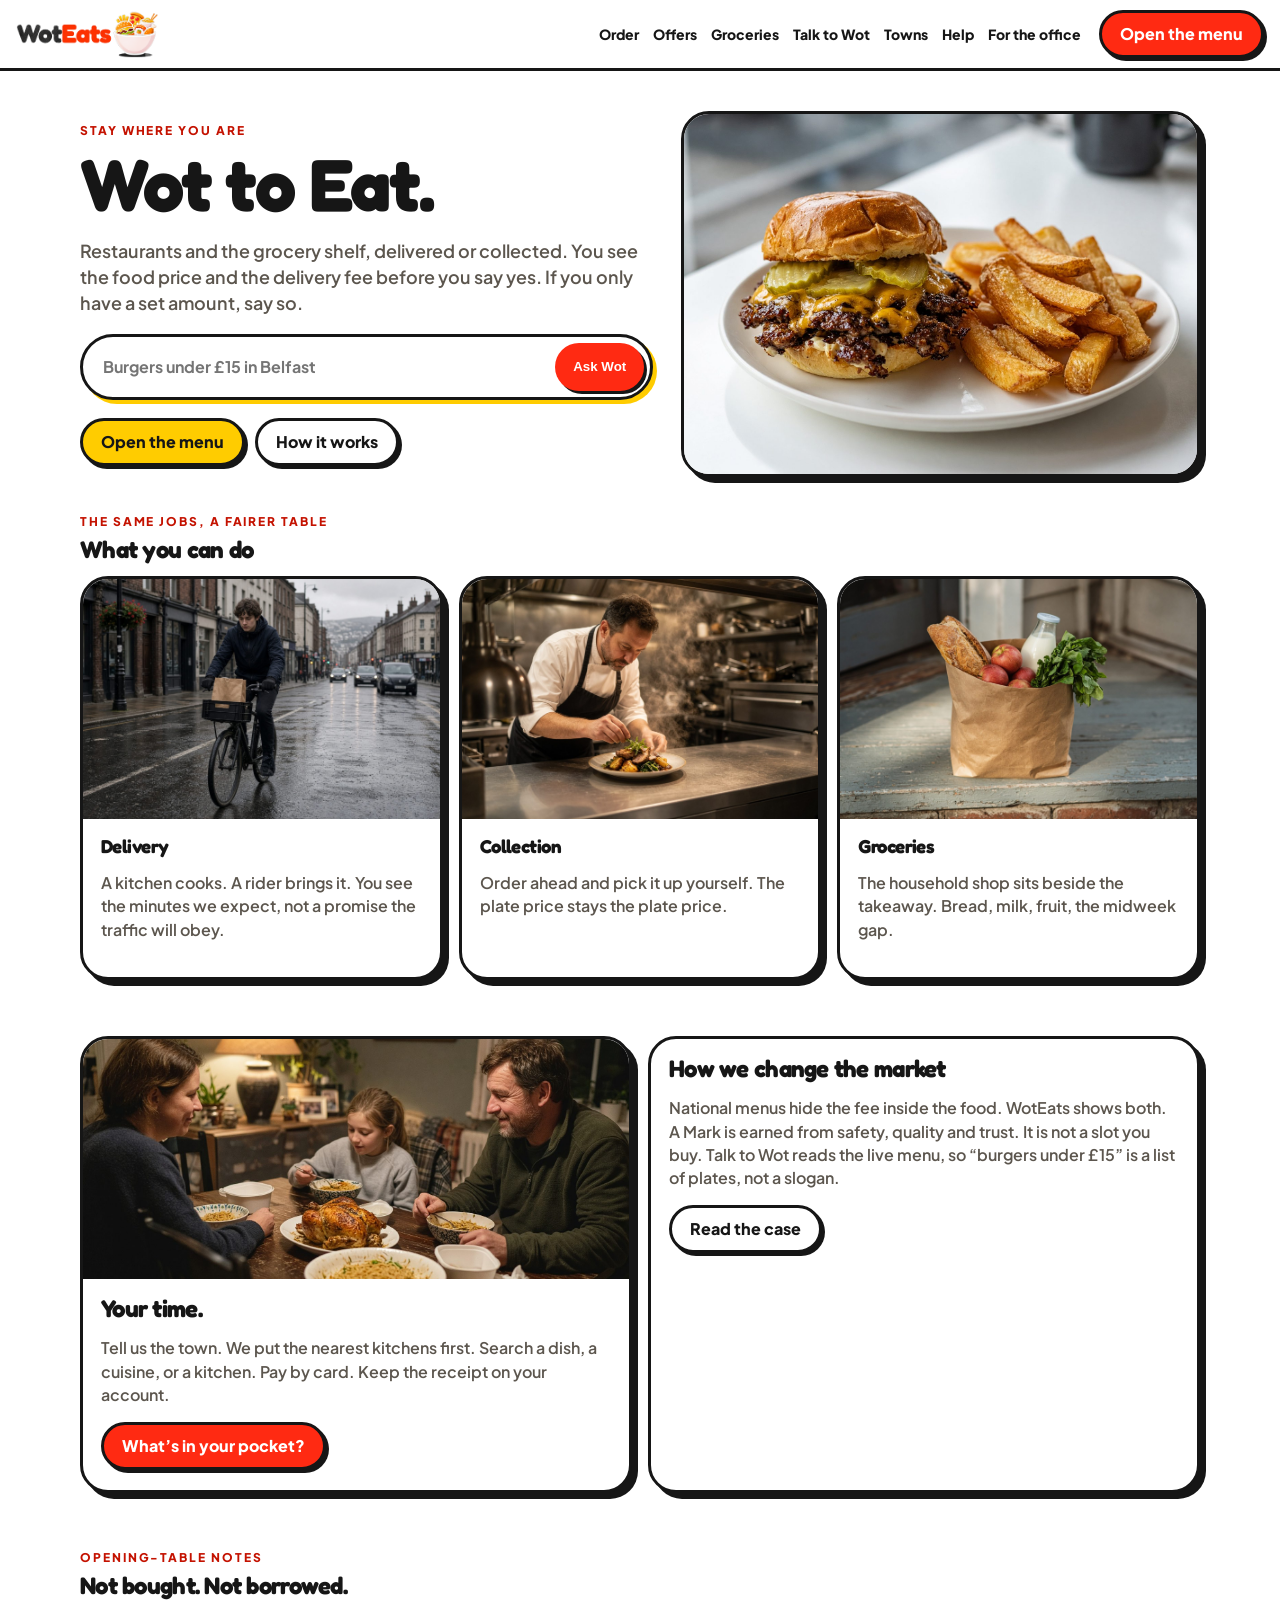
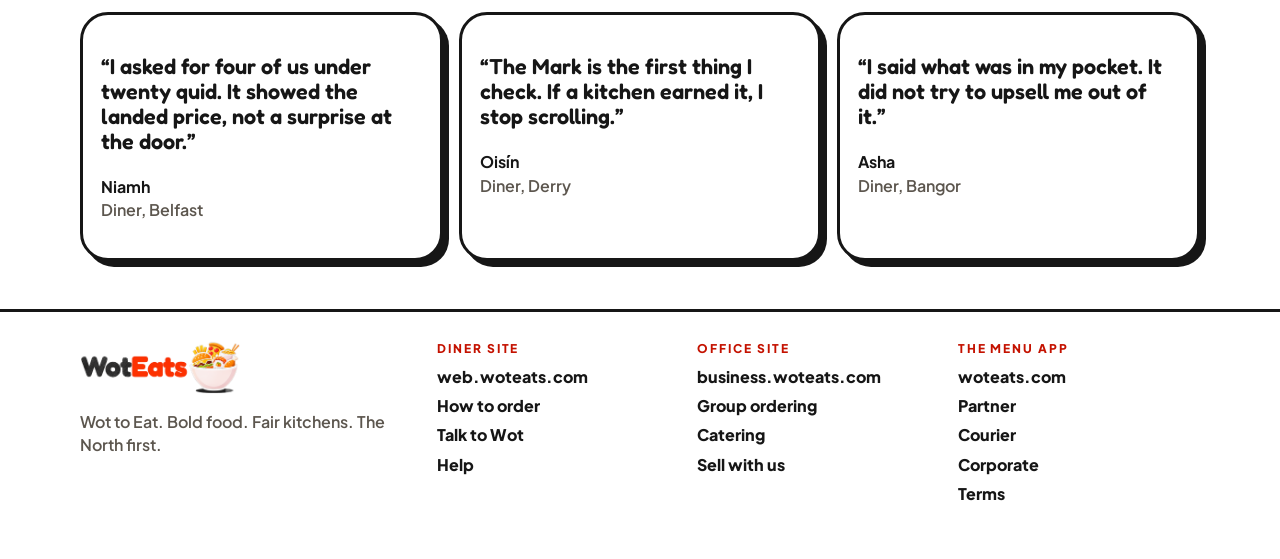
<file: index.html>
<!doctype html>
<html lang="en-GB">
<head>
<meta charset="utf-8">
<meta name="viewport" content="width=device-width, initial-scale=1">
<title>Wot to Eat — WotEats</title>
<meta name="description" content="Order delivery or collection from independent kitchens in Northern Ireland. Landed prices, a pocket check, and Talk to Wot.">
<link rel="icon" href="img/favicon.png">
<link rel="preconnect" href="https://fonts.googleapis.com">
<link href="https://fonts.googleapis.com/css2?family=Fredoka:wght@600;700&family=Plus+Jakarta+Sans:wght@500;600;700;800&display=swap" rel="stylesheet">
<link rel="stylesheet" href="styles.css">
</head>
<body>
<header class="bar">
  <a href="https://web.woteats.com" aria-label="WotEats home"><img src="img/logo.png" alt="WotEats"></a>
  <nav>
    <a href="order.html">Order</a><a href="offers.html">Offers</a><a href="groceries.html">Groceries</a><a href="wot.html">Talk to Wot</a><a href="towns.html">Towns</a><a href="help.html">Help</a>
    <a href="https://business.woteats.com">For the office</a>
  </nav>
  <a class="btn" href="https://woteats.com">Open the menu</a>
</header>
<main class="wrap">

<section class="hero">
  <div>
    <p class="kicker">Stay where you are</p>
    <h1>Wot to Eat.</h1>
    <p class="lede">Restaurants and the grocery shelf, delivered or collected. You see the food price and the delivery fee before you say yes. If you only have a set amount, say so.</p>
    <form class="search" action="https://woteats.com/companion" method="get">
      <input name="q" placeholder="Burgers under £15 in Belfast" aria-label="Ask Wot">
      <button class="btn" type="submit">Ask Wot</button>
    </form>
    <div class="row">
      <a class="btn yolk" href="https://woteats.com">Open the menu</a>
      <a class="btn ghost" href="order.html">How it works</a>
    </div>
  </div>
  <div class="card"><img class="photo" style="height:360px" src="img/burger.jpg" alt="A burger and chips on a white table"></div>
</section>
<section>
  <p class="kicker">The same jobs, a fairer table</p>
  <h2>What you can do</h2>
  <div style="height:14px"></div>
  <div class="grid3"><article class="card"><img class="photo" src="img/courier.jpg" alt=""><div class="pad"><h3>Delivery</h3><p class="muted">A kitchen cooks. A rider brings it. You see the minutes we expect, not a promise the traffic will obey.</p></div></article><article class="card"><img class="photo" src="img/kitchen.jpg" alt=""><div class="pad"><h3>Collection</h3><p class="muted">Order ahead and pick it up yourself. The plate price stays the plate price.</p></div></article><article class="card"><img class="photo" src="img/grocery.jpg" alt=""><div class="pad"><h3>Groceries</h3><p class="muted">The household shop sits beside the takeaway. Bread, milk, fruit, the midweek gap.</p></div></article></div>
</section>
<section>
  <div class="grid2">
    <article class="card"><img class="photo" src="img/family.jpg" alt="A family table with takeaway bowls"><div class="pad"><h2>Your time.</h2><p class="muted">Tell us the town. We put the nearest kitchens first. Search a dish, a cuisine, or a kitchen. Pay by card. Keep the receipt on your account.</p><a class="btn" href="https://woteats.com/pocket">What’s in your pocket?</a></div></article>
    <article class="card"><div class="pad"><h2>How we change the market</h2><p class="muted">National menus hide the fee inside the food. WotEats shows both. A Mark is earned from safety, quality and trust. It is not a slot you buy. Talk to Wot reads the live menu, so “burgers under £15” is a list of plates, not a slogan.</p><a class="btn ghost" href="market.html">Read the case</a></div></article>
  </div>
</section>
<section>
  <p class="kicker">Opening-table notes</p>
  <h2>Not bought. Not borrowed.</h2>
  <div style="height:14px"></div>
  <div class="grid3"><article class="card"><div class="pad"><p class="quote">“I asked for four of us under twenty quid. It showed the landed price, not a surprise at the door.”</p><p><strong>Niamh</strong><br><span class="muted">Diner, Belfast</span></p></div></article><article class="card"><div class="pad"><p class="quote">“The Mark is the first thing I check. If a kitchen earned it, I stop scrolling.”</p><p><strong>Oisín</strong><br><span class="muted">Diner, Derry</span></p></div></article><article class="card"><div class="pad"><p class="quote">“I said what was in my pocket. It did not try to upsell me out of it.”</p><p><strong>Asha</strong><br><span class="muted">Diner, Bangor</span></p></div></article></div>
</section>

</main>
<footer>
  <div class="wrap foot">
    <div>
      <img src="img/logo.png" alt="" style="height:54px">
      <p class="muted">Wot to Eat. Bold food. Fair kitchens. The North first.</p>
    </div>
    <div>
      <p class="kicker">Diner site</p>
      <a href="https://web.woteats.com">web.woteats.com</a>
      <a href="https://web.woteats.com/order.html">How to order</a>
      <a href="https://web.woteats.com/wot.html">Talk to Wot</a>
      <a href="https://web.woteats.com/help.html">Help</a>
    </div>
    <div>
      <p class="kicker">Office site</p>
      <a href="https://business.woteats.com">business.woteats.com</a>
      <a href="https://business.woteats.com/group.html">Group ordering</a>
      <a href="https://business.woteats.com/catering.html">Catering</a>
      <a href="https://business.woteats.com/kitchens.html">Sell with us</a>
    </div>
    <div>
      <p class="kicker">The menu app</p>
      <a href="https://woteats.com">woteats.com</a>
      <a href="https://business.woteats.com/kitchens.html#apply">Partner</a>
      <a href="https://business.woteats.com/riders.html#apply">Courier</a>
      <a href="https://business.woteats.com/group.html#apply">Corporate</a>
      <a href="https://woteats.com/terms">Terms</a>
    </div>
  </div>
</footer>
</body>
</html>
</file>
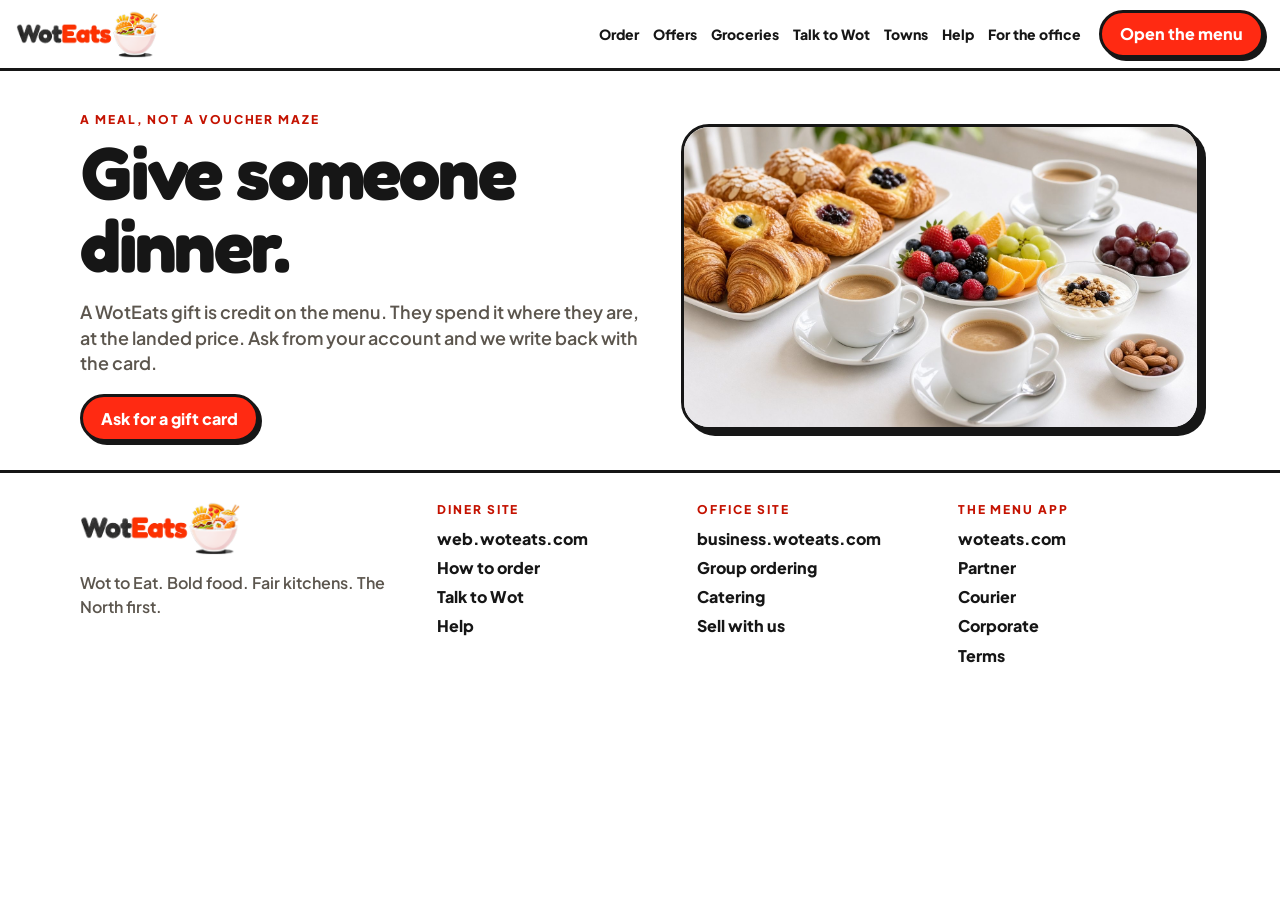
<file: gift.html>
<!doctype html>
<html lang="en-GB">
<head>
<meta charset="utf-8">
<meta name="viewport" content="width=device-width, initial-scale=1">
<title>Gift cards — WotEats</title>
<meta name="description" content="Put a meal on someone else’s table. Gift cards are requested from the menu account.">
<link rel="icon" href="img/favicon.png">
<link rel="preconnect" href="https://fonts.googleapis.com">
<link href="https://fonts.googleapis.com/css2?family=Fredoka:wght@600;700&family=Plus+Jakarta+Sans:wght@500;600;700;800&display=swap" rel="stylesheet">
<link rel="stylesheet" href="styles.css">
</head>
<body>
<header class="bar">
  <a href="https://web.woteats.com" aria-label="WotEats home"><img src="img/logo.png" alt="WotEats"></a>
  <nav>
    <a href="order.html">Order</a><a href="offers.html">Offers</a><a href="groceries.html">Groceries</a><a href="wot.html">Talk to Wot</a><a href="towns.html">Towns</a><a href="help.html">Help</a>
    <a href="https://business.woteats.com">For the office</a>
  </nav>
  <a class="btn" href="https://woteats.com">Open the menu</a>
</header>
<main class="wrap">

<section class="hero">
  <div>
    <p class="kicker">A meal, not a voucher maze</p>
    <h1>Give someone dinner.</h1>
    <p class="lede">A WotEats gift is credit on the menu. They spend it where they are, at the landed price. Ask from your account and we write back with the card.</p>
    <a class="btn" href="https://woteats.com/companion?q=I%20want%20a%20gift%20card">Ask for a gift card</a>
  </div>
  <div class="card"><img class="photo" style="height:300px" src="img/breakfast.jpg" alt="A breakfast spread"></div>
</section>

</main>
<footer>
  <div class="wrap foot">
    <div>
      <img src="img/logo.png" alt="" style="height:54px">
      <p class="muted">Wot to Eat. Bold food. Fair kitchens. The North first.</p>
    </div>
    <div>
      <p class="kicker">Diner site</p>
      <a href="https://web.woteats.com">web.woteats.com</a>
      <a href="https://web.woteats.com/order.html">How to order</a>
      <a href="https://web.woteats.com/wot.html">Talk to Wot</a>
      <a href="https://web.woteats.com/help.html">Help</a>
    </div>
    <div>
      <p class="kicker">Office site</p>
      <a href="https://business.woteats.com">business.woteats.com</a>
      <a href="https://business.woteats.com/group.html">Group ordering</a>
      <a href="https://business.woteats.com/catering.html">Catering</a>
      <a href="https://business.woteats.com/kitchens.html">Sell with us</a>
    </div>
    <div>
      <p class="kicker">The menu app</p>
      <a href="https://woteats.com">woteats.com</a>
      <a href="https://business.woteats.com/kitchens.html#apply">Partner</a>
      <a href="https://business.woteats.com/riders.html#apply">Courier</a>
      <a href="https://business.woteats.com/group.html#apply">Corporate</a>
      <a href="https://woteats.com/terms">Terms</a>
    </div>
  </div>
</footer>
</body>
</html>
</file>
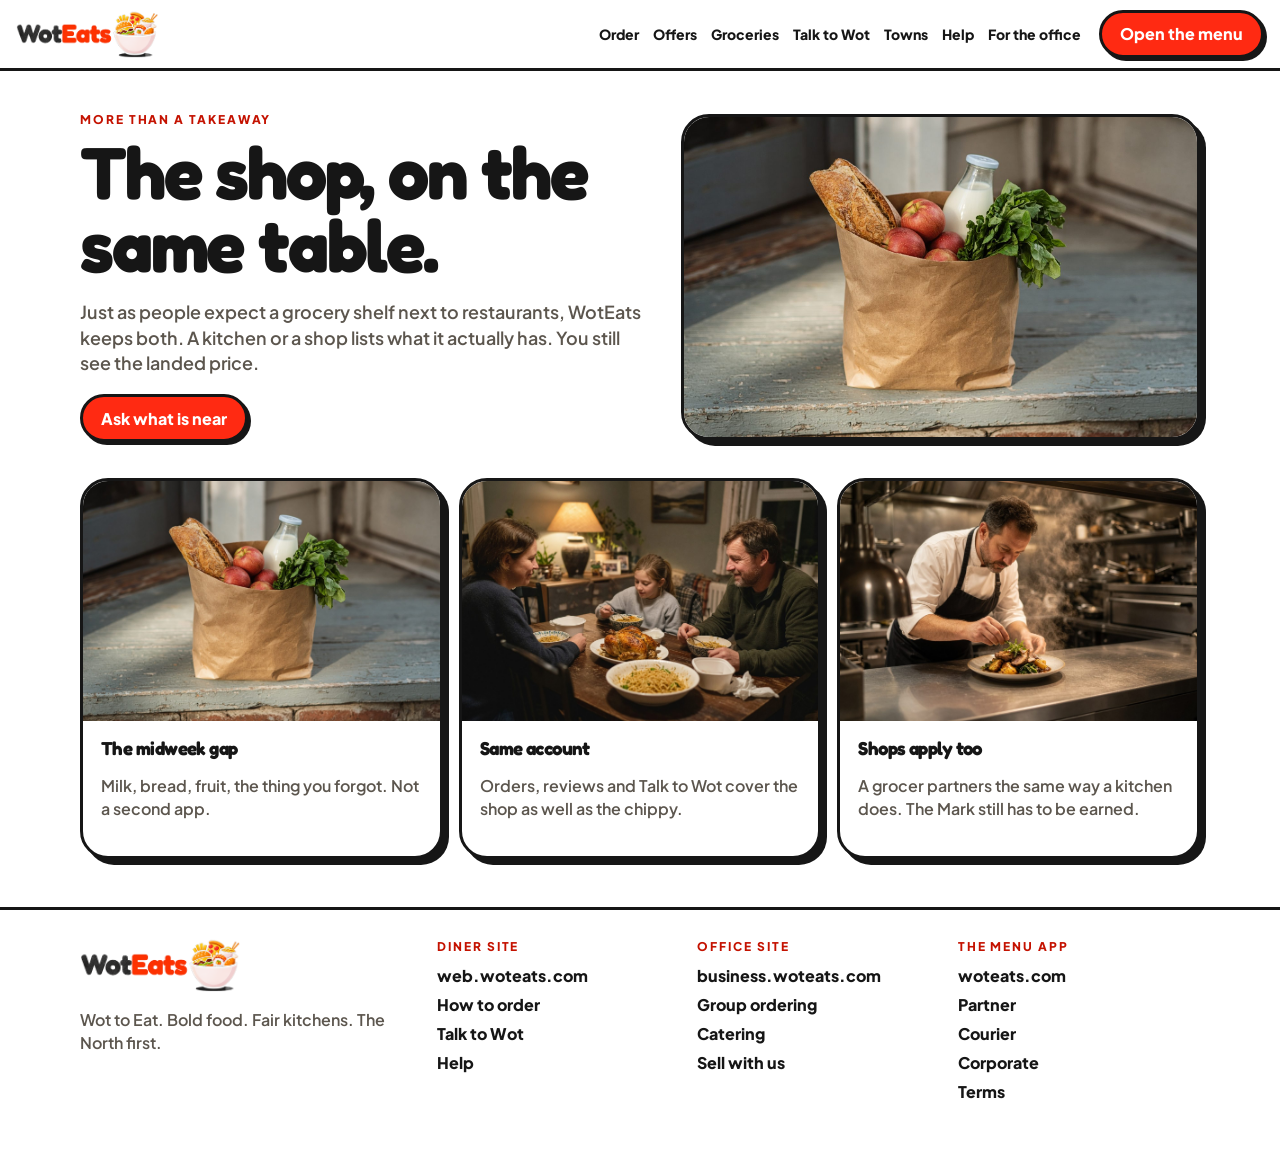
<file: groceries.html>
<!doctype html>
<html lang="en-GB">
<head>
<meta charset="utf-8">
<meta name="viewport" content="width=device-width, initial-scale=1">
<title>Groceries — WotEats</title>
<meta name="description" content="The household shop beside the takeaway. Bread, milk, fruit and the midweek gap.">
<link rel="icon" href="img/favicon.png">
<link rel="preconnect" href="https://fonts.googleapis.com">
<link href="https://fonts.googleapis.com/css2?family=Fredoka:wght@600;700&family=Plus+Jakarta+Sans:wght@500;600;700;800&display=swap" rel="stylesheet">
<link rel="stylesheet" href="styles.css">
</head>
<body>
<header class="bar">
  <a href="https://web.woteats.com" aria-label="WotEats home"><img src="img/logo.png" alt="WotEats"></a>
  <nav>
    <a href="order.html">Order</a><a href="offers.html">Offers</a><a href="groceries.html">Groceries</a><a href="wot.html">Talk to Wot</a><a href="towns.html">Towns</a><a href="help.html">Help</a>
    <a href="https://business.woteats.com">For the office</a>
  </nav>
  <a class="btn" href="https://woteats.com">Open the menu</a>
</header>
<main class="wrap">

<section class="hero">
  <div>
    <p class="kicker">More than a takeaway</p>
    <h1>The shop, on the same table.</h1>
    <p class="lede">Just as people expect a grocery shelf next to restaurants, WotEats keeps both. A kitchen or a shop lists what it actually has. You still see the landed price.</p>
    <div class="row"><a class="btn" href="https://woteats.com/companion?q=groceries+near+me">Ask what is near</a></div>
  </div>
  <div class="card"><img class="photo" style="height:320px" src="img/grocery.jpg" alt="A grocery bag on a doorstep"></div>
</section>
<section>
  <div class="grid3"><article class="card"><img class="photo" src="img/grocery.jpg" alt=""><div class="pad"><h3>The midweek gap</h3><p class="muted">Milk, bread, fruit, the thing you forgot. Not a second app.</p></div></article><article class="card"><img class="photo" src="img/family.jpg" alt=""><div class="pad"><h3>Same account</h3><p class="muted">Orders, reviews and Talk to Wot cover the shop as well as the chippy.</p></div></article><article class="card"><img class="photo" src="img/kitchen.jpg" alt=""><div class="pad"><h3>Shops apply too</h3><p class="muted">A grocer partners the same way a kitchen does. The Mark still has to be earned.</p></div></article></div>
</section>

</main>
<footer>
  <div class="wrap foot">
    <div>
      <img src="img/logo.png" alt="" style="height:54px">
      <p class="muted">Wot to Eat. Bold food. Fair kitchens. The North first.</p>
    </div>
    <div>
      <p class="kicker">Diner site</p>
      <a href="https://web.woteats.com">web.woteats.com</a>
      <a href="https://web.woteats.com/order.html">How to order</a>
      <a href="https://web.woteats.com/wot.html">Talk to Wot</a>
      <a href="https://web.woteats.com/help.html">Help</a>
    </div>
    <div>
      <p class="kicker">Office site</p>
      <a href="https://business.woteats.com">business.woteats.com</a>
      <a href="https://business.woteats.com/group.html">Group ordering</a>
      <a href="https://business.woteats.com/catering.html">Catering</a>
      <a href="https://business.woteats.com/kitchens.html">Sell with us</a>
    </div>
    <div>
      <p class="kicker">The menu app</p>
      <a href="https://woteats.com">woteats.com</a>
      <a href="https://business.woteats.com/kitchens.html#apply">Partner</a>
      <a href="https://business.woteats.com/riders.html#apply">Courier</a>
      <a href="https://business.woteats.com/group.html#apply">Corporate</a>
      <a href="https://woteats.com/terms">Terms</a>
    </div>
  </div>
</footer>
</body>
</html>
</file>
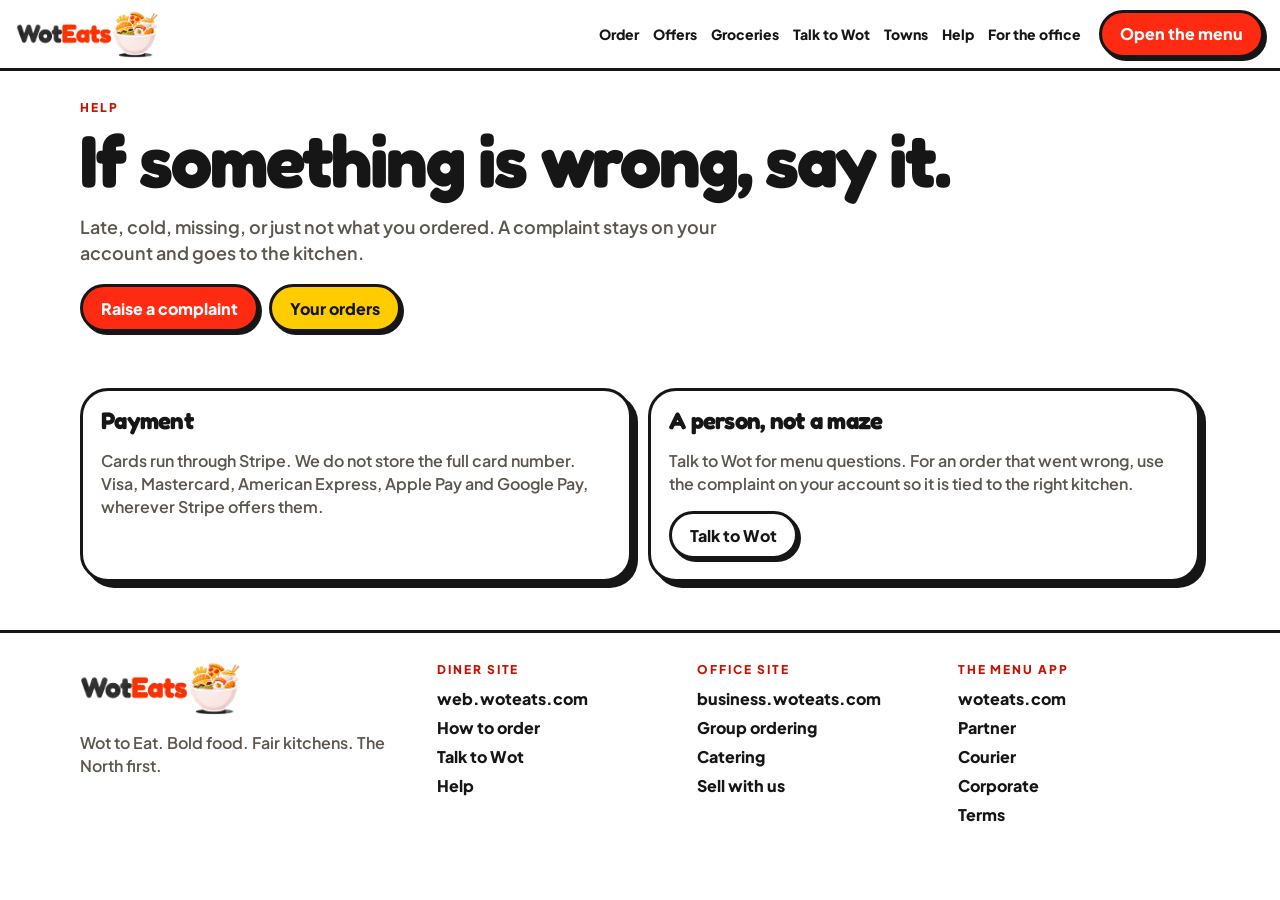
<file: help.html>
<!doctype html>
<html lang="en-GB">
<head>
<meta charset="utf-8">
<meta name="viewport" content="width=device-width, initial-scale=1">
<title>Help — WotEats</title>
<meta name="description" content="Orders, payments, complaints, and how to reach a person.">
<link rel="icon" href="img/favicon.png">
<link rel="preconnect" href="https://fonts.googleapis.com">
<link href="https://fonts.googleapis.com/css2?family=Fredoka:wght@600;700&family=Plus+Jakarta+Sans:wght@500;600;700;800&display=swap" rel="stylesheet">
<link rel="stylesheet" href="styles.css">
</head>
<body>
<header class="bar">
  <a href="https://web.woteats.com" aria-label="WotEats home"><img src="img/logo.png" alt="WotEats"></a>
  <nav>
    <a href="order.html">Order</a><a href="offers.html">Offers</a><a href="groceries.html">Groceries</a><a href="wot.html">Talk to Wot</a><a href="towns.html">Towns</a><a href="help.html">Help</a>
    <a href="https://business.woteats.com">For the office</a>
  </nav>
  <a class="btn" href="https://woteats.com">Open the menu</a>
</header>
<main class="wrap">

<section>
  <p class="kicker">Help</p>
  <h1>If something is wrong, say it.</h1>
  <p class="lede">Late, cold, missing, or just not what you ordered. A complaint stays on your account and goes to the kitchen.</p>
  <div class="row"><a class="btn" href="https://woteats.com/complaints">Raise a complaint</a><a class="btn yolk" href="https://woteats.com/orders">Your orders</a></div>
</section>
<section class="grid2">
  <article class="card"><div class="pad"><h2>Payment</h2><p class="muted">Cards run through Stripe. We do not store the full card number. Visa, Mastercard, American Express, Apple Pay and Google Pay, wherever Stripe offers them.</p></div></article>
  <article class="card"><div class="pad"><h2>A person, not a maze</h2><p class="muted">Talk to Wot for menu questions. For an order that went wrong, use the complaint on your account so it is tied to the right kitchen.</p><a class="btn ghost" href="wot.html">Talk to Wot</a></div></article>
</section>

</main>
<footer>
  <div class="wrap foot">
    <div>
      <img src="img/logo.png" alt="" style="height:54px">
      <p class="muted">Wot to Eat. Bold food. Fair kitchens. The North first.</p>
    </div>
    <div>
      <p class="kicker">Diner site</p>
      <a href="https://web.woteats.com">web.woteats.com</a>
      <a href="https://web.woteats.com/order.html">How to order</a>
      <a href="https://web.woteats.com/wot.html">Talk to Wot</a>
      <a href="https://web.woteats.com/help.html">Help</a>
    </div>
    <div>
      <p class="kicker">Office site</p>
      <a href="https://business.woteats.com">business.woteats.com</a>
      <a href="https://business.woteats.com/group.html">Group ordering</a>
      <a href="https://business.woteats.com/catering.html">Catering</a>
      <a href="https://business.woteats.com/kitchens.html">Sell with us</a>
    </div>
    <div>
      <p class="kicker">The menu app</p>
      <a href="https://woteats.com">woteats.com</a>
      <a href="https://business.woteats.com/kitchens.html#apply">Partner</a>
      <a href="https://business.woteats.com/riders.html#apply">Courier</a>
      <a href="https://business.woteats.com/group.html#apply">Corporate</a>
      <a href="https://woteats.com/terms">Terms</a>
    </div>
  </div>
</footer>
</body>
</html>
</file>
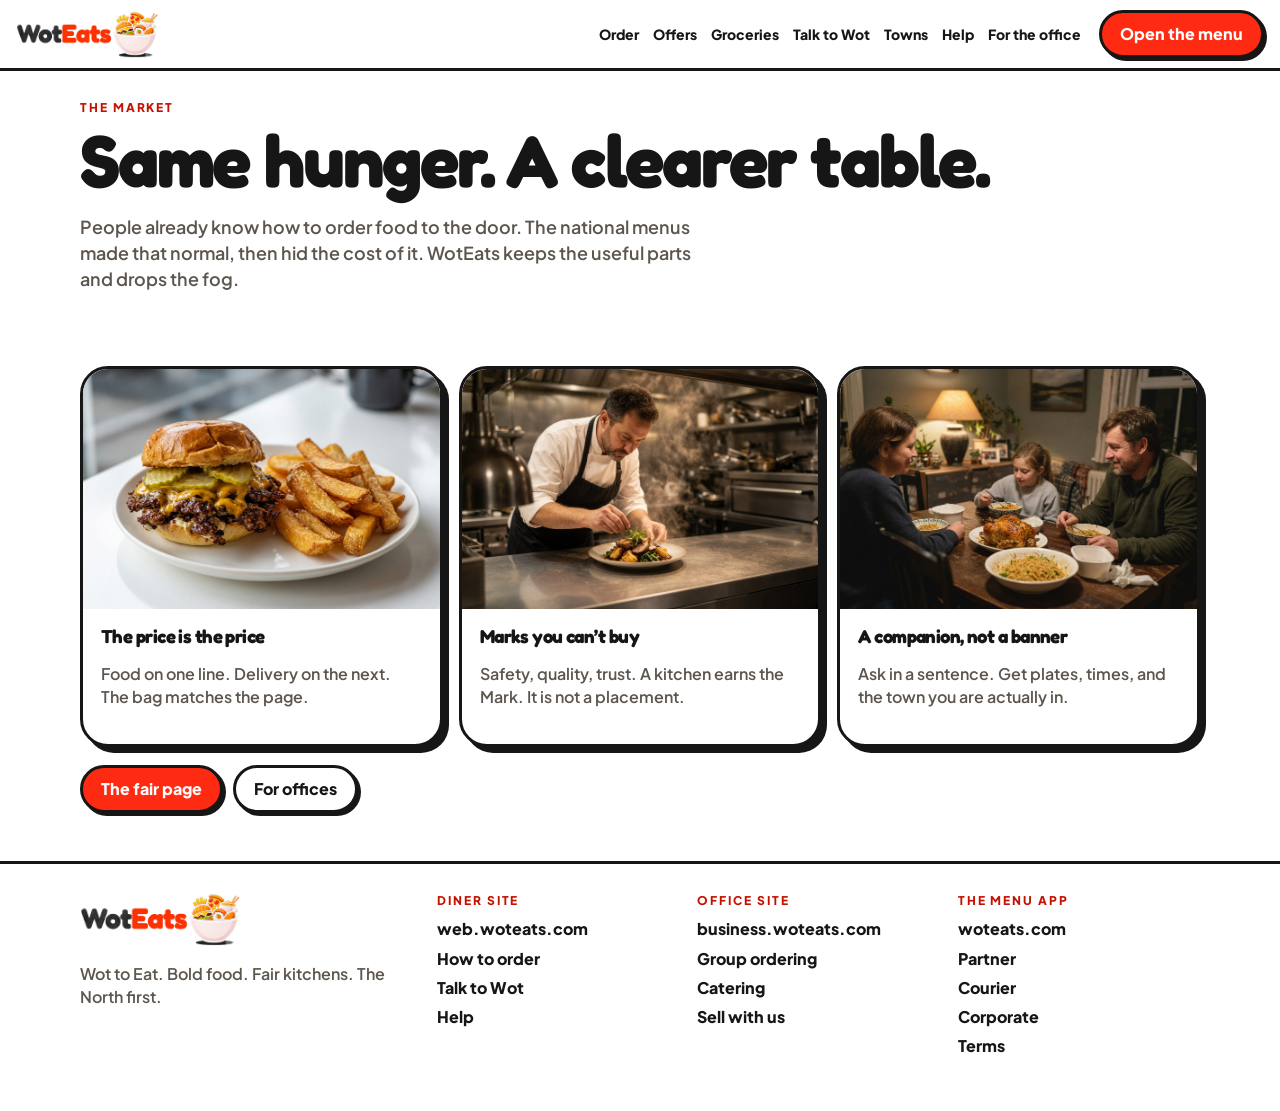
<file: market.html>
<!doctype html>
<html lang="en-GB">
<head>
<meta charset="utf-8">
<meta name="viewport" content="width=device-width, initial-scale=1">
<title>How we change it — WotEats</title>
<meta name="description" content="Landed prices, marks you cannot buy, and an assistant that reads the menu.">
<link rel="icon" href="img/favicon.png">
<link rel="preconnect" href="https://fonts.googleapis.com">
<link href="https://fonts.googleapis.com/css2?family=Fredoka:wght@600;700&family=Plus+Jakarta+Sans:wght@500;600;700;800&display=swap" rel="stylesheet">
<link rel="stylesheet" href="styles.css">
</head>
<body>
<header class="bar">
  <a href="https://web.woteats.com" aria-label="WotEats home"><img src="img/logo.png" alt="WotEats"></a>
  <nav>
    <a href="order.html">Order</a><a href="offers.html">Offers</a><a href="groceries.html">Groceries</a><a href="wot.html">Talk to Wot</a><a href="towns.html">Towns</a><a href="help.html">Help</a>
    <a href="https://business.woteats.com">For the office</a>
  </nav>
  <a class="btn" href="https://woteats.com">Open the menu</a>
</header>
<main class="wrap">

<section>
  <p class="kicker">The market</p>
  <h1>Same hunger. A clearer table.</h1>
  <p class="lede">People already know how to order food to the door. The national menus made that normal, then hid the cost of it. WotEats keeps the useful parts and drops the fog.</p>
</section>
<section>
  <div class="grid3"><article class="card"><img class="photo" src="img/burger.jpg" alt=""><div class="pad"><h3>The price is the price</h3><p class="muted">Food on one line. Delivery on the next. The bag matches the page.</p></div></article><article class="card"><img class="photo" src="img/kitchen.jpg" alt=""><div class="pad"><h3>Marks you can’t buy</h3><p class="muted">Safety, quality, trust. A kitchen earns the Mark. It is not a placement.</p></div></article><article class="card"><img class="photo" src="img/family.jpg" alt=""><div class="pad"><h3>A companion, not a banner</h3><p class="muted">Ask in a sentence. Get plates, times, and the town you are actually in.</p></div></article></div>
  <div class="row"><a class="btn" href="https://woteats.com/ledger">The fair page</a><a class="btn ghost" href="https://business.woteats.com">For offices</a></div>
</section>

</main>
<footer>
  <div class="wrap foot">
    <div>
      <img src="img/logo.png" alt="" style="height:54px">
      <p class="muted">Wot to Eat. Bold food. Fair kitchens. The North first.</p>
    </div>
    <div>
      <p class="kicker">Diner site</p>
      <a href="https://web.woteats.com">web.woteats.com</a>
      <a href="https://web.woteats.com/order.html">How to order</a>
      <a href="https://web.woteats.com/wot.html">Talk to Wot</a>
      <a href="https://web.woteats.com/help.html">Help</a>
    </div>
    <div>
      <p class="kicker">Office site</p>
      <a href="https://business.woteats.com">business.woteats.com</a>
      <a href="https://business.woteats.com/group.html">Group ordering</a>
      <a href="https://business.woteats.com/catering.html">Catering</a>
      <a href="https://business.woteats.com/kitchens.html">Sell with us</a>
    </div>
    <div>
      <p class="kicker">The menu app</p>
      <a href="https://woteats.com">woteats.com</a>
      <a href="https://business.woteats.com/kitchens.html#apply">Partner</a>
      <a href="https://business.woteats.com/riders.html#apply">Courier</a>
      <a href="https://business.woteats.com/group.html#apply">Corporate</a>
      <a href="https://woteats.com/terms">Terms</a>
    </div>
  </div>
</footer>
</body>
</html>
</file>
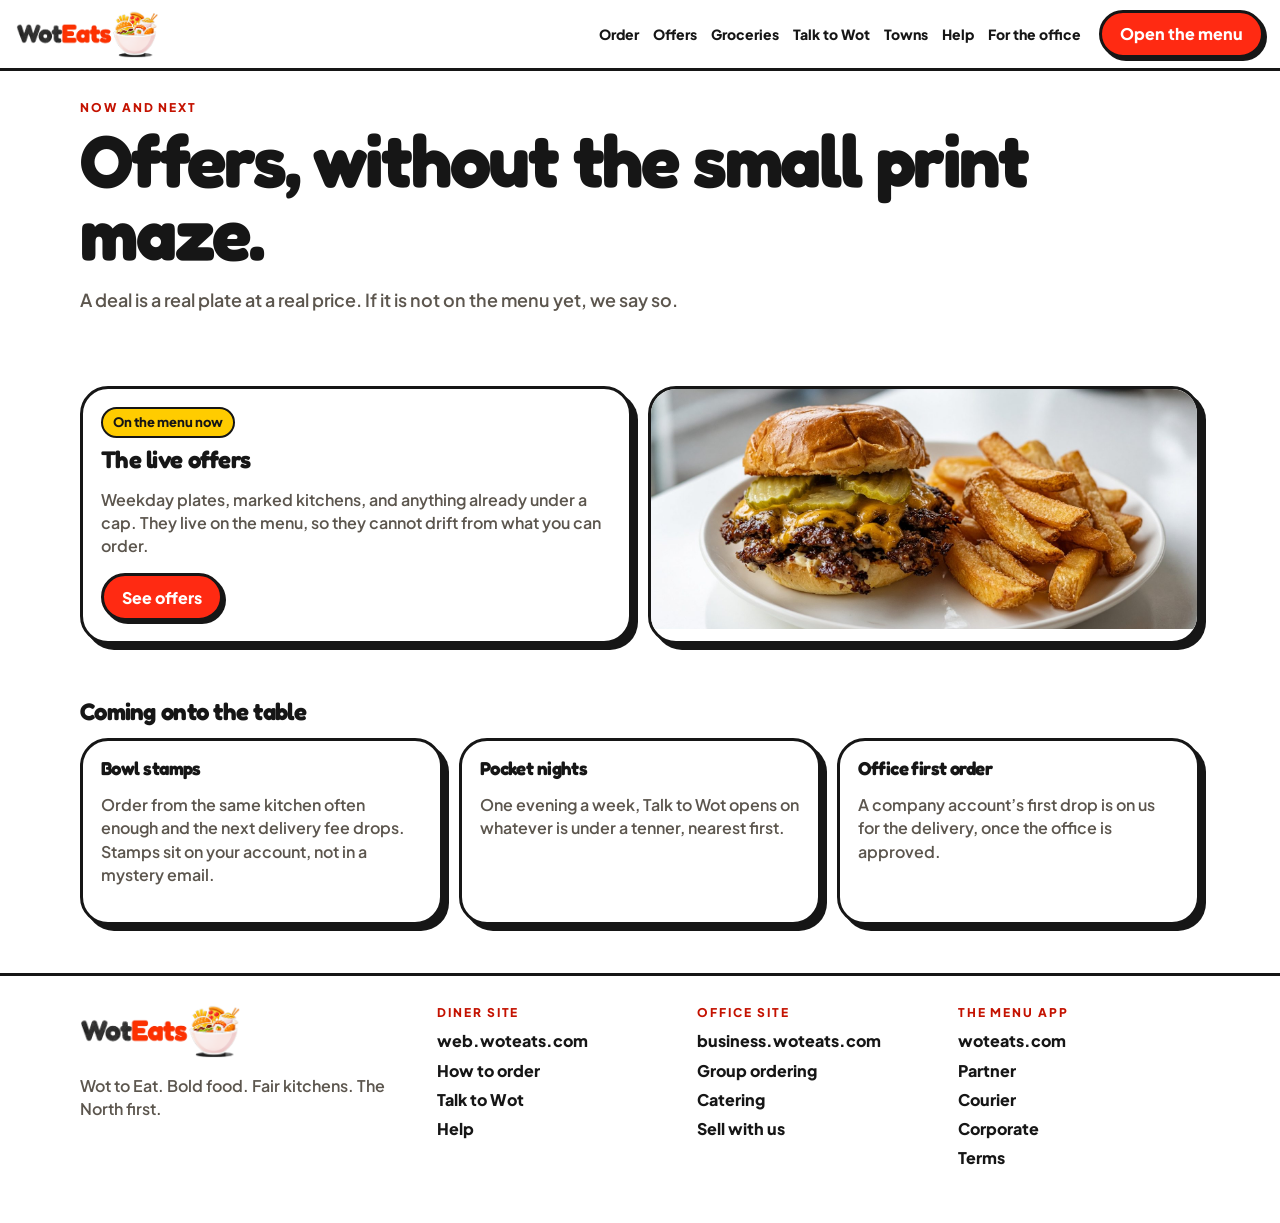
<file: offers.html>
<!doctype html>
<html lang="en-GB">
<head>
<meta charset="utf-8">
<meta name="viewport" content="width=device-width, initial-scale=1">
<title>Offers — WotEats</title>
<meta name="description" content="What is on the menu now, and the offers we are building next.">
<link rel="icon" href="img/favicon.png">
<link rel="preconnect" href="https://fonts.googleapis.com">
<link href="https://fonts.googleapis.com/css2?family=Fredoka:wght@600;700&family=Plus+Jakarta+Sans:wght@500;600;700;800&display=swap" rel="stylesheet">
<link rel="stylesheet" href="styles.css">
</head>
<body>
<header class="bar">
  <a href="https://web.woteats.com" aria-label="WotEats home"><img src="img/logo.png" alt="WotEats"></a>
  <nav>
    <a href="order.html">Order</a><a href="offers.html">Offers</a><a href="groceries.html">Groceries</a><a href="wot.html">Talk to Wot</a><a href="towns.html">Towns</a><a href="help.html">Help</a>
    <a href="https://business.woteats.com">For the office</a>
  </nav>
  <a class="btn" href="https://woteats.com">Open the menu</a>
</header>
<main class="wrap">

<section>
  <p class="kicker">Now and next</p>
  <h1>Offers, without the small print maze.</h1>
  <p class="lede">A deal is a real plate at a real price. If it is not on the menu yet, we say so.</p>
</section>
<section class="grid2">
  <article class="card"><div class="pad"><span class="pill">On the menu now</span><h2 style="margin-top:10px">The live offers</h2><p class="muted">Weekday plates, marked kitchens, and anything already under a cap. They live on the menu, so they cannot drift from what you can order.</p><a class="btn" href="https://woteats.com/offers">See offers</a></div></article>
  <article class="card"><img class="photo" src="img/burger.jpg" alt=""></article>
</section>
<section>
  <h2>Coming onto the table</h2>
  <div style="height:14px"></div>
  <div class="grid3"><article class="card"><div class="pad"><h3>Bowl stamps</h3><p class="muted">Order from the same kitchen often enough and the next delivery fee drops. Stamps sit on your account, not in a mystery email.</p></div></article><article class="card"><div class="pad"><h3>Pocket nights</h3><p class="muted">One evening a week, Talk to Wot opens on whatever is under a tenner, nearest first.</p></div></article><article class="card"><div class="pad"><h3>Office first order</h3><p class="muted">A company account’s first drop is on us for the delivery, once the office is approved.</p></div></article></div>
</section>

</main>
<footer>
  <div class="wrap foot">
    <div>
      <img src="img/logo.png" alt="" style="height:54px">
      <p class="muted">Wot to Eat. Bold food. Fair kitchens. The North first.</p>
    </div>
    <div>
      <p class="kicker">Diner site</p>
      <a href="https://web.woteats.com">web.woteats.com</a>
      <a href="https://web.woteats.com/order.html">How to order</a>
      <a href="https://web.woteats.com/wot.html">Talk to Wot</a>
      <a href="https://web.woteats.com/help.html">Help</a>
    </div>
    <div>
      <p class="kicker">Office site</p>
      <a href="https://business.woteats.com">business.woteats.com</a>
      <a href="https://business.woteats.com/group.html">Group ordering</a>
      <a href="https://business.woteats.com/catering.html">Catering</a>
      <a href="https://business.woteats.com/kitchens.html">Sell with us</a>
    </div>
    <div>
      <p class="kicker">The menu app</p>
      <a href="https://woteats.com">woteats.com</a>
      <a href="https://business.woteats.com/kitchens.html#apply">Partner</a>
      <a href="https://business.woteats.com/riders.html#apply">Courier</a>
      <a href="https://business.woteats.com/group.html#apply">Corporate</a>
      <a href="https://woteats.com/terms">Terms</a>
    </div>
  </div>
</footer>
</body>
</html>
</file>
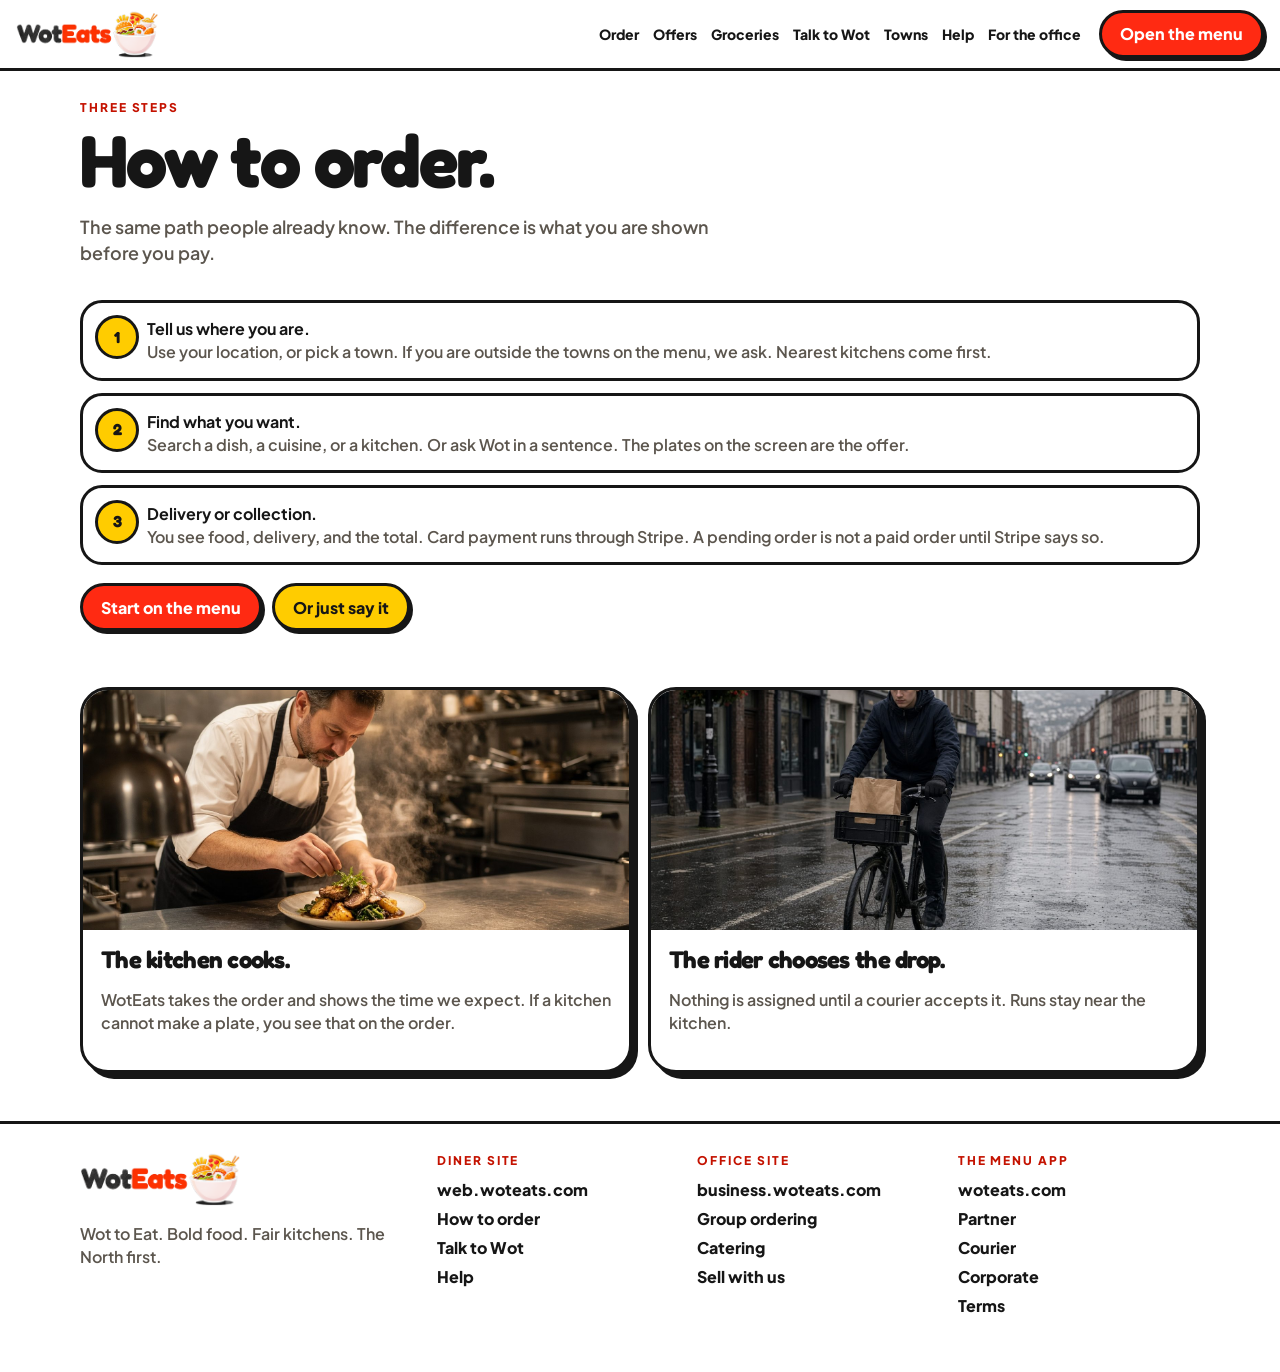
<file: order.html>
<!doctype html>
<html lang="en-GB">
<head>
<meta charset="utf-8">
<meta name="viewport" content="width=device-width, initial-scale=1">
<title>How to order — WotEats</title>
<meta name="description" content="Tell us the town, find the plate, choose delivery or collection, and pay what you already saw.">
<link rel="icon" href="img/favicon.png">
<link rel="preconnect" href="https://fonts.googleapis.com">
<link href="https://fonts.googleapis.com/css2?family=Fredoka:wght@600;700&family=Plus+Jakarta+Sans:wght@500;600;700;800&display=swap" rel="stylesheet">
<link rel="stylesheet" href="styles.css">
</head>
<body>
<header class="bar">
  <a href="https://web.woteats.com" aria-label="WotEats home"><img src="img/logo.png" alt="WotEats"></a>
  <nav>
    <a href="order.html">Order</a><a href="offers.html">Offers</a><a href="groceries.html">Groceries</a><a href="wot.html">Talk to Wot</a><a href="towns.html">Towns</a><a href="help.html">Help</a>
    <a href="https://business.woteats.com">For the office</a>
  </nav>
  <a class="btn" href="https://woteats.com">Open the menu</a>
</header>
<main class="wrap">

<section>
  <p class="kicker">Three steps</p>
  <h1>How to order.</h1>
  <p class="lede">The same path people already know. The difference is what you are shown before you pay.</p>
  <div style="height:16px"></div>
  <ol class="steps">
    <li><strong>Tell us where you are.</strong><br><span class="muted">Use your location, or pick a town. If you are outside the towns on the menu, we ask. Nearest kitchens come first.</span></li>
    <li><strong>Find what you want.</strong><br><span class="muted">Search a dish, a cuisine, or a kitchen. Or ask Wot in a sentence. The plates on the screen are the offer.</span></li>
    <li><strong>Delivery or collection.</strong><br><span class="muted">You see food, delivery, and the total. Card payment runs through Stripe. A pending order is not a paid order until Stripe says so.</span></li>
  </ol>
  <div class="row"><a class="btn" href="https://woteats.com">Start on the menu</a><a class="btn yolk" href="wot.html">Or just say it</a></div>
</section>
<section class="grid2">
  <article class="card"><img class="photo" src="img/kitchen.jpg" alt="A chef plating a roast"><div class="pad"><h2>The kitchen cooks.</h2><p class="muted">WotEats takes the order and shows the time we expect. If a kitchen cannot make a plate, you see that on the order.</p></div></article>
  <article class="card"><img class="photo" src="img/courier.jpg" alt="A courier with a paper bag on a bicycle"><div class="pad"><h2>The rider chooses the drop.</h2><p class="muted">Nothing is assigned until a courier accepts it. Runs stay near the kitchen.</p></div></article>
</section>

</main>
<footer>
  <div class="wrap foot">
    <div>
      <img src="img/logo.png" alt="" style="height:54px">
      <p class="muted">Wot to Eat. Bold food. Fair kitchens. The North first.</p>
    </div>
    <div>
      <p class="kicker">Diner site</p>
      <a href="https://web.woteats.com">web.woteats.com</a>
      <a href="https://web.woteats.com/order.html">How to order</a>
      <a href="https://web.woteats.com/wot.html">Talk to Wot</a>
      <a href="https://web.woteats.com/help.html">Help</a>
    </div>
    <div>
      <p class="kicker">Office site</p>
      <a href="https://business.woteats.com">business.woteats.com</a>
      <a href="https://business.woteats.com/group.html">Group ordering</a>
      <a href="https://business.woteats.com/catering.html">Catering</a>
      <a href="https://business.woteats.com/kitchens.html">Sell with us</a>
    </div>
    <div>
      <p class="kicker">The menu app</p>
      <a href="https://woteats.com">woteats.com</a>
      <a href="https://business.woteats.com/kitchens.html#apply">Partner</a>
      <a href="https://business.woteats.com/riders.html#apply">Courier</a>
      <a href="https://business.woteats.com/group.html#apply">Corporate</a>
      <a href="https://woteats.com/terms">Terms</a>
    </div>
  </div>
</footer>
</body>
</html>
</file>
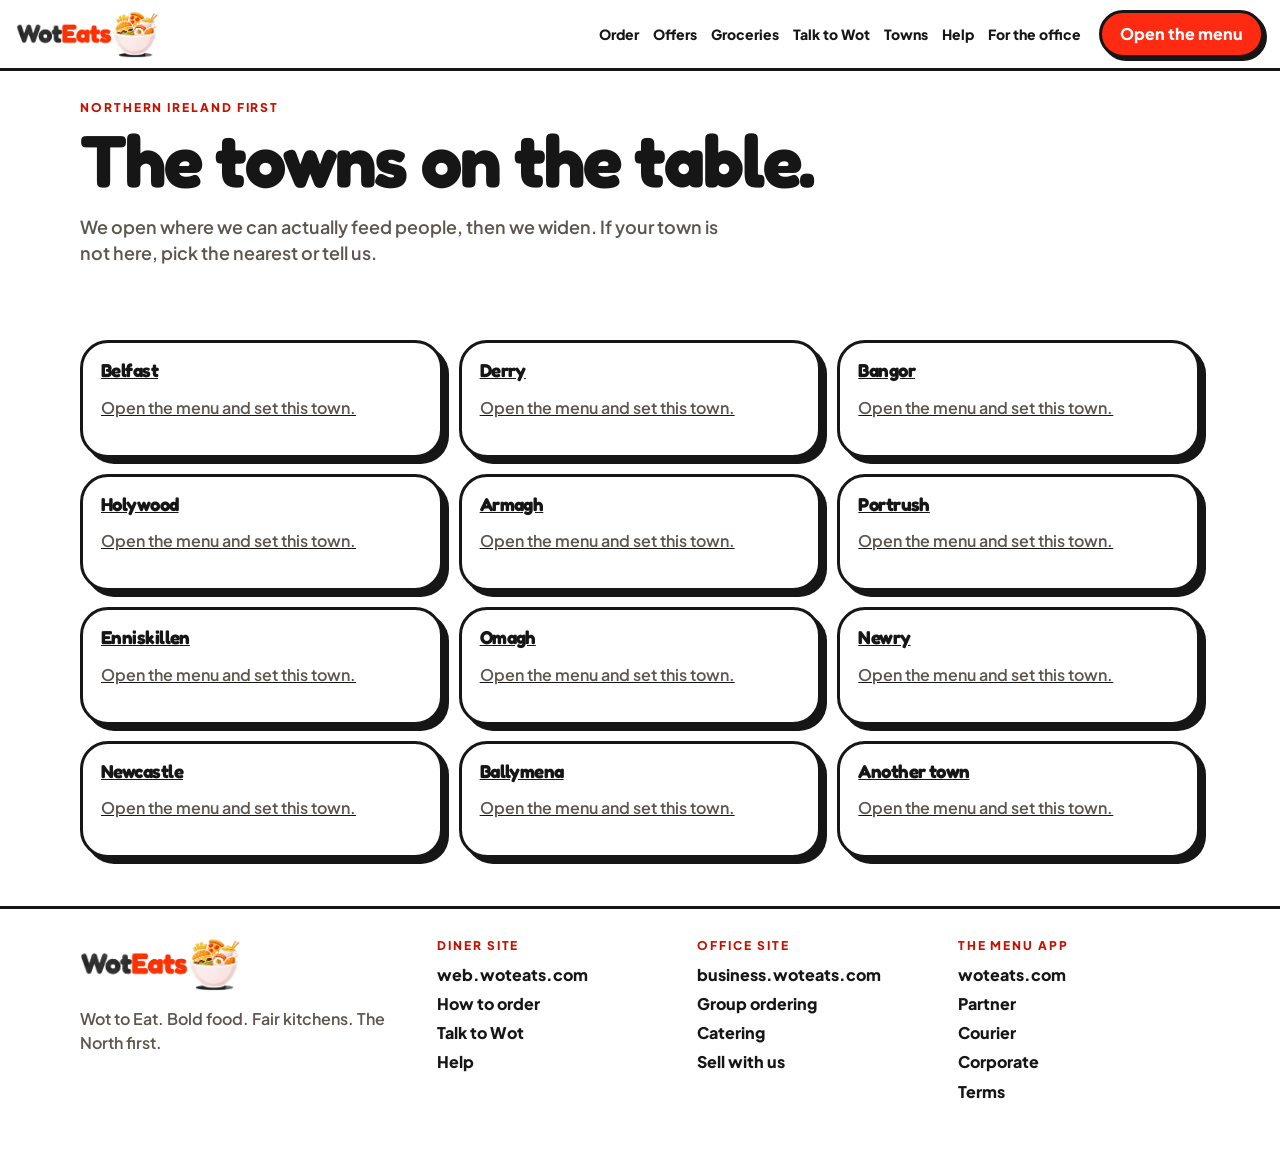
<file: towns.html>
<!doctype html>
<html lang="en-GB">
<head>
<meta charset="utf-8">
<meta name="viewport" content="width=device-width, initial-scale=1">
<title>Towns — WotEats</title>
<meta name="description" content="Belfast, Derry, Bangor, Holywood, Armagh, Portrush, Enniskillen, Omagh, Newry, Newcastle, Ballymena. The North first.">
<link rel="icon" href="img/favicon.png">
<link rel="preconnect" href="https://fonts.googleapis.com">
<link href="https://fonts.googleapis.com/css2?family=Fredoka:wght@600;700&family=Plus+Jakarta+Sans:wght@500;600;700;800&display=swap" rel="stylesheet">
<link rel="stylesheet" href="styles.css">
</head>
<body>
<header class="bar">
  <a href="https://web.woteats.com" aria-label="WotEats home"><img src="img/logo.png" alt="WotEats"></a>
  <nav>
    <a href="order.html">Order</a><a href="offers.html">Offers</a><a href="groceries.html">Groceries</a><a href="wot.html">Talk to Wot</a><a href="towns.html">Towns</a><a href="help.html">Help</a>
    <a href="https://business.woteats.com">For the office</a>
  </nav>
  <a class="btn" href="https://woteats.com">Open the menu</a>
</header>
<main class="wrap">

<section>
  <p class="kicker">Northern Ireland first</p>
  <h1>The towns on the table.</h1>
  <p class="lede">We open where we can actually feed people, then we widen. If your town is not here, pick the nearest or tell us.</p>
</section>
<section class="grid3">
  <a class="card" href="https://woteats.com"><div class="pad"><h3>Belfast</h3><p class="muted">Open the menu and set this town.</p></div></a><a class="card" href="https://woteats.com"><div class="pad"><h3>Derry</h3><p class="muted">Open the menu and set this town.</p></div></a><a class="card" href="https://woteats.com"><div class="pad"><h3>Bangor</h3><p class="muted">Open the menu and set this town.</p></div></a><a class="card" href="https://woteats.com"><div class="pad"><h3>Holywood</h3><p class="muted">Open the menu and set this town.</p></div></a><a class="card" href="https://woteats.com"><div class="pad"><h3>Armagh</h3><p class="muted">Open the menu and set this town.</p></div></a><a class="card" href="https://woteats.com"><div class="pad"><h3>Portrush</h3><p class="muted">Open the menu and set this town.</p></div></a><a class="card" href="https://woteats.com"><div class="pad"><h3>Enniskillen</h3><p class="muted">Open the menu and set this town.</p></div></a><a class="card" href="https://woteats.com"><div class="pad"><h3>Omagh</h3><p class="muted">Open the menu and set this town.</p></div></a><a class="card" href="https://woteats.com"><div class="pad"><h3>Newry</h3><p class="muted">Open the menu and set this town.</p></div></a><a class="card" href="https://woteats.com"><div class="pad"><h3>Newcastle</h3><p class="muted">Open the menu and set this town.</p></div></a><a class="card" href="https://woteats.com"><div class="pad"><h3>Ballymena</h3><p class="muted">Open the menu and set this town.</p></div></a><a class="card" href="https://woteats.com"><div class="pad"><h3>Another town</h3><p class="muted">Open the menu and set this town.</p></div></a>
</section>

</main>
<footer>
  <div class="wrap foot">
    <div>
      <img src="img/logo.png" alt="" style="height:54px">
      <p class="muted">Wot to Eat. Bold food. Fair kitchens. The North first.</p>
    </div>
    <div>
      <p class="kicker">Diner site</p>
      <a href="https://web.woteats.com">web.woteats.com</a>
      <a href="https://web.woteats.com/order.html">How to order</a>
      <a href="https://web.woteats.com/wot.html">Talk to Wot</a>
      <a href="https://web.woteats.com/help.html">Help</a>
    </div>
    <div>
      <p class="kicker">Office site</p>
      <a href="https://business.woteats.com">business.woteats.com</a>
      <a href="https://business.woteats.com/group.html">Group ordering</a>
      <a href="https://business.woteats.com/catering.html">Catering</a>
      <a href="https://business.woteats.com/kitchens.html">Sell with us</a>
    </div>
    <div>
      <p class="kicker">The menu app</p>
      <a href="https://woteats.com">woteats.com</a>
      <a href="https://business.woteats.com/kitchens.html#apply">Partner</a>
      <a href="https://business.woteats.com/riders.html#apply">Courier</a>
      <a href="https://business.woteats.com/group.html#apply">Corporate</a>
      <a href="https://woteats.com/terms">Terms</a>
    </div>
  </div>
</footer>
</body>
</html>
</file>
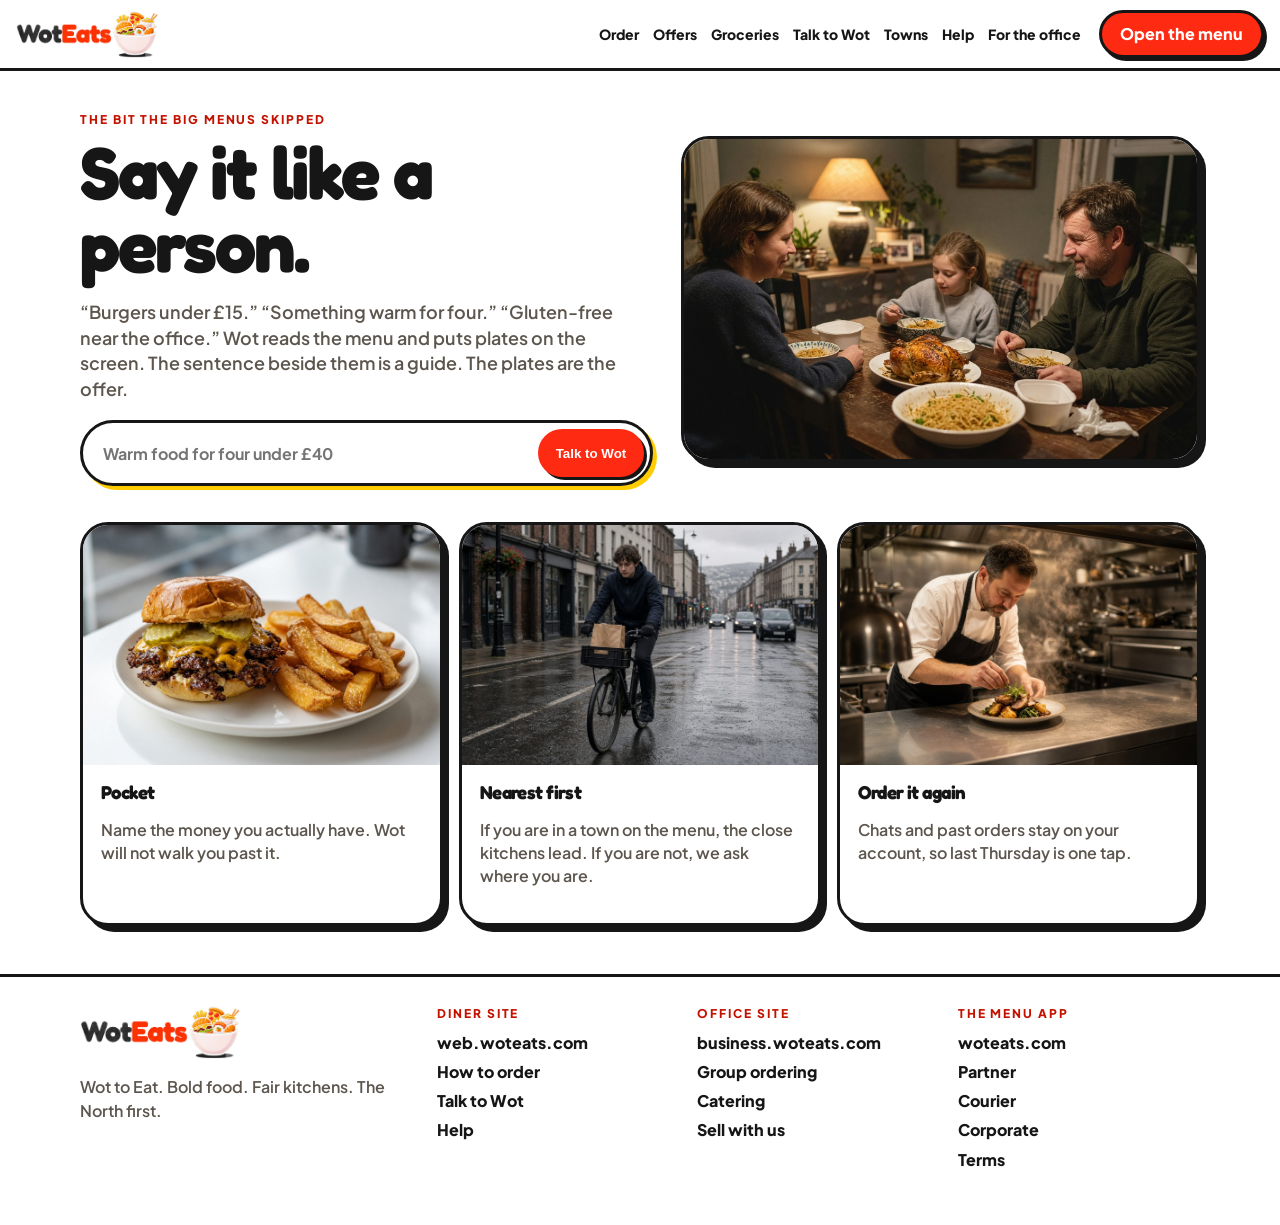
<file: wot.html>
<!doctype html>
<html lang="en-GB">
<head>
<meta charset="utf-8">
<meta name="viewport" content="width=device-width, initial-scale=1">
<title>Talk to Wot — WotEats</title>
<meta name="description" content="An assistant that only talks food, reads the live menu, and knows your town.">
<link rel="icon" href="img/favicon.png">
<link rel="preconnect" href="https://fonts.googleapis.com">
<link href="https://fonts.googleapis.com/css2?family=Fredoka:wght@600;700&family=Plus+Jakarta+Sans:wght@500;600;700;800&display=swap" rel="stylesheet">
<link rel="stylesheet" href="styles.css">
</head>
<body>
<header class="bar">
  <a href="https://web.woteats.com" aria-label="WotEats home"><img src="img/logo.png" alt="WotEats"></a>
  <nav>
    <a href="order.html">Order</a><a href="offers.html">Offers</a><a href="groceries.html">Groceries</a><a href="wot.html">Talk to Wot</a><a href="towns.html">Towns</a><a href="help.html">Help</a>
    <a href="https://business.woteats.com">For the office</a>
  </nav>
  <a class="btn" href="https://woteats.com">Open the menu</a>
</header>
<main class="wrap">

<section class="hero">
  <div>
    <p class="kicker">The bit the big menus skipped</p>
    <h1>Say it like a person.</h1>
    <p class="lede">“Burgers under £15.” “Something warm for four.” “Gluten-free near the office.” Wot reads the menu and puts plates on the screen. The sentence beside them is a guide. The plates are the offer.</p>
    <form class="search" action="https://woteats.com/companion" method="get">
      <input name="q" placeholder="Warm food for four under £40" aria-label="Ask Wot">
      <button class="btn" type="submit">Talk to Wot</button>
    </form>
  </div>
  <div class="card"><img class="photo" style="height:320px" src="img/family.jpg" alt="Dinner at a home table"></div>
</section>
<section>
  <div class="grid3"><article class="card"><img class="photo" src="img/burger.jpg" alt=""><div class="pad"><h3>Pocket</h3><p class="muted">Name the money you actually have. Wot will not walk you past it.</p></div></article><article class="card"><img class="photo" src="img/courier.jpg" alt=""><div class="pad"><h3>Nearest first</h3><p class="muted">If you are in a town on the menu, the close kitchens lead. If you are not, we ask where you are.</p></div></article><article class="card"><img class="photo" src="img/kitchen.jpg" alt=""><div class="pad"><h3>Order it again</h3><p class="muted">Chats and past orders stay on your account, so last Thursday is one tap.</p></div></article></div>
</section>

</main>
<footer>
  <div class="wrap foot">
    <div>
      <img src="img/logo.png" alt="" style="height:54px">
      <p class="muted">Wot to Eat. Bold food. Fair kitchens. The North first.</p>
    </div>
    <div>
      <p class="kicker">Diner site</p>
      <a href="https://web.woteats.com">web.woteats.com</a>
      <a href="https://web.woteats.com/order.html">How to order</a>
      <a href="https://web.woteats.com/wot.html">Talk to Wot</a>
      <a href="https://web.woteats.com/help.html">Help</a>
    </div>
    <div>
      <p class="kicker">Office site</p>
      <a href="https://business.woteats.com">business.woteats.com</a>
      <a href="https://business.woteats.com/group.html">Group ordering</a>
      <a href="https://business.woteats.com/catering.html">Catering</a>
      <a href="https://business.woteats.com/kitchens.html">Sell with us</a>
    </div>
    <div>
      <p class="kicker">The menu app</p>
      <a href="https://woteats.com">woteats.com</a>
      <a href="https://business.woteats.com/kitchens.html#apply">Partner</a>
      <a href="https://business.woteats.com/riders.html#apply">Courier</a>
      <a href="https://business.woteats.com/group.html#apply">Corporate</a>
      <a href="https://woteats.com/terms">Terms</a>
    </div>
  </div>
</footer>
</body>
</html>
</file>
<file: styles.css>
:root { --ink:#161616; --tomato:#ff2a12; --yolk:#ffcc00; --muted:#5c564e; --card:#fff; }
* { box-sizing: border-box; }
html { scroll-behavior: smooth; }
body { margin:0; background:#fff; color:var(--ink); font-family:"Plus Jakarta Sans","Avenir Next","Segoe UI",sans-serif; font-weight:600; line-height:1.45; }
h1,h2,h3,h4 { font-family:Fredoka,"Plus Jakarta Sans",sans-serif; font-weight:700; letter-spacing:-0.03em; line-height:.98; margin:0; }
img { max-width:100%; display:block; }
a { color:inherit; }
.wrap { width:min(1120px, calc(100% - 32px)); margin:0 auto; }
.bar { position:sticky; top:0; z-index:20; background:#fff; border-bottom:3px solid var(--ink); display:flex; gap:18px; align-items:center; padding:10px 16px; }
.bar img { height:48px; width:auto; }
nav { display:flex; flex-wrap:wrap; gap:8px 14px; font-size:14px; font-weight:800; margin-left:auto; }
nav a { text-decoration:none; }
nav a:hover { color:var(--tomato); }
.btn { display:inline-flex; align-items:center; justify-content:center; min-height:48px; padding:0 18px; border-radius:999px; border:3px solid var(--ink); background:var(--tomato); color:#fff; font-weight:800; text-decoration:none; box-shadow:3px 3px 0 var(--ink); }
.btn.yolk { background:var(--yolk); color:var(--ink); }
.btn.ink { background:var(--ink); color:#fff; }
.btn.ghost { background:#fff; color:var(--ink); }
.hero { display:grid; grid-template-columns:1.05fr .95fr; gap:28px; align-items:center; padding:40px 0 8px; }
.kicker { font-size:12px; font-weight:800; letter-spacing:.16em; text-transform:uppercase; color:#c41200; margin:0 0 8px; }
h1 { font-size:clamp(2.6rem, 6vw, 4.6rem); }
.lede { font-size:1.12rem; color:var(--muted); max-width:40rem; }
.row { display:flex; flex-wrap:wrap; gap:10px; margin-top:18px; }
.card { border:3px solid var(--ink); border-radius:28px; background:#fff; box-shadow:6px 6px 0 var(--ink); overflow:hidden; }
.pad { padding:18px 18px 20px; }
.photo { width:100%; height:240px; object-fit:cover; background:#f6f1ea; }
.grid2 { display:grid; grid-template-columns:1fr 1fr; gap:16px; }
.grid3 { display:grid; grid-template-columns:repeat(3,1fr); gap:16px; }
section { padding:28px 0; }
.search { display:flex; gap:8px; margin-top:18px; background:#fff; border:3px solid var(--ink); border-radius:999px; padding:6px; box-shadow:4px 4px 0 var(--yolk); }
.search input { flex:1; border:0; min-height:44px; padding:0 14px; font:inherit; font-weight:700; outline:none; background:transparent; }
.search button { border:0; }
.quote { font-family:Fredoka,sans-serif; font-size:1.35rem; line-height:1.15; }
.muted { color:var(--muted); }
.steps { counter-reset:step; display:grid; gap:12px; }
.steps li { list-style:none; border:3px solid var(--ink); border-radius:22px; padding:14px 14px 14px 64px; position:relative; background:#fff; }
.steps { margin:0; padding:0; }
.steps li::before { counter-increment:step; content:counter(step); position:absolute; left:12px; top:12px; width:38px; height:38px; border-radius:50%; background:var(--yolk); border:3px solid var(--ink); display:grid; place-items:center; font-family:Fredoka,sans-serif; font-weight:700; }
footer { border-top:3px solid var(--ink); margin-top:20px; padding:28px 0 48px; }
.foot { display:grid; grid-template-columns:1.4fr 1fr 1fr 1fr; gap:18px; }
.foot a { display:block; text-decoration:none; font-weight:800; margin:6px 0; }
.foot a:hover { color:var(--tomato); }
.pill { display:inline-block; border:2px solid var(--ink); border-radius:999px; padding:4px 10px; font-size:13px; font-weight:800; background:var(--yolk); }
table { width:100%; border-collapse:separate; border-spacing:0; }
th,td { text-align:left; padding:12px; border-bottom:2px solid #16161622; vertical-align:top; }
form.ask { display:grid; gap:10px; }
label { font-size:14px; font-weight:800; display:grid; gap:4px; }
input,select,textarea { min-height:48px; border:3px solid var(--ink); border-radius:16px; padding:8px 12px; font:inherit; font-weight:700; background:#fff; }
textarea { min-height:110px; }
@media (max-width:860px) {
  .hero,.grid2,.grid3,.foot { grid-template-columns:1fr; }
  .bar { flex-wrap:wrap; }
  nav { margin-left:0; width:100%; }
  .photo { height:200px; }
}
</file>
